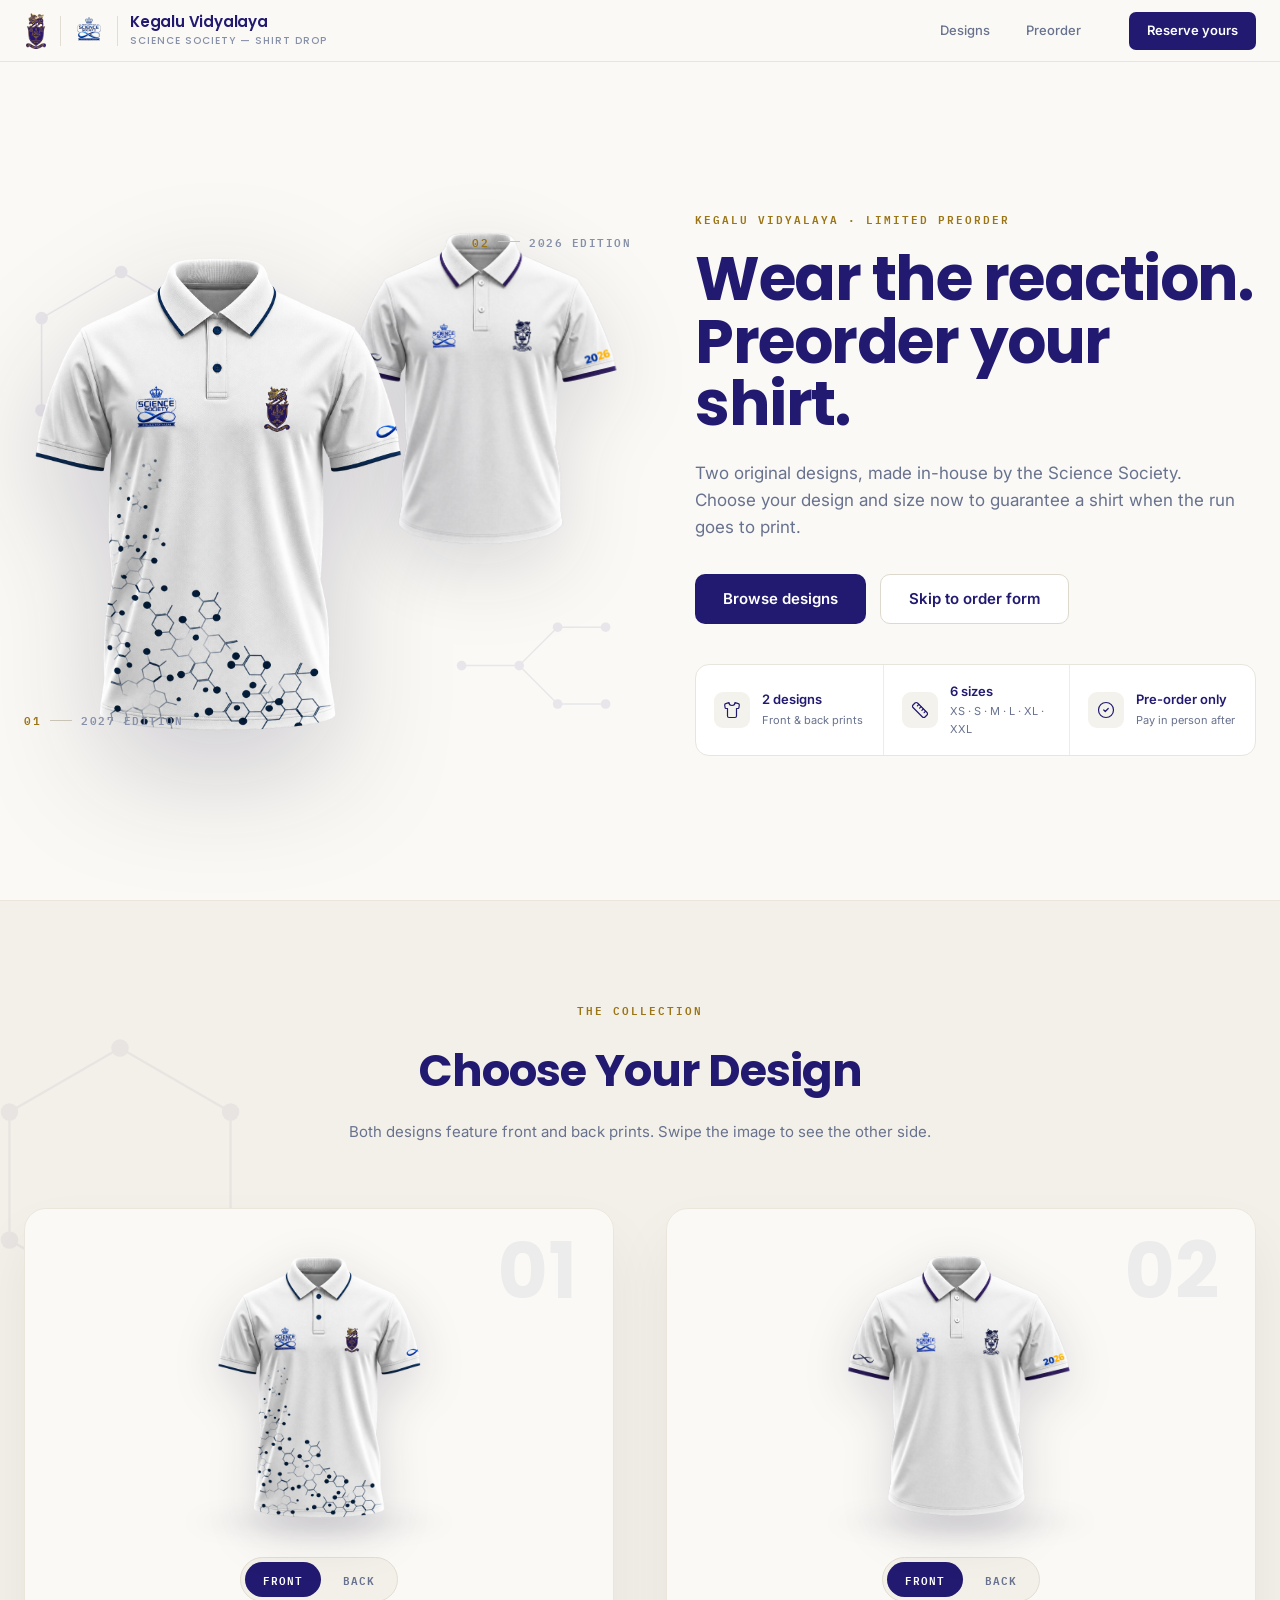
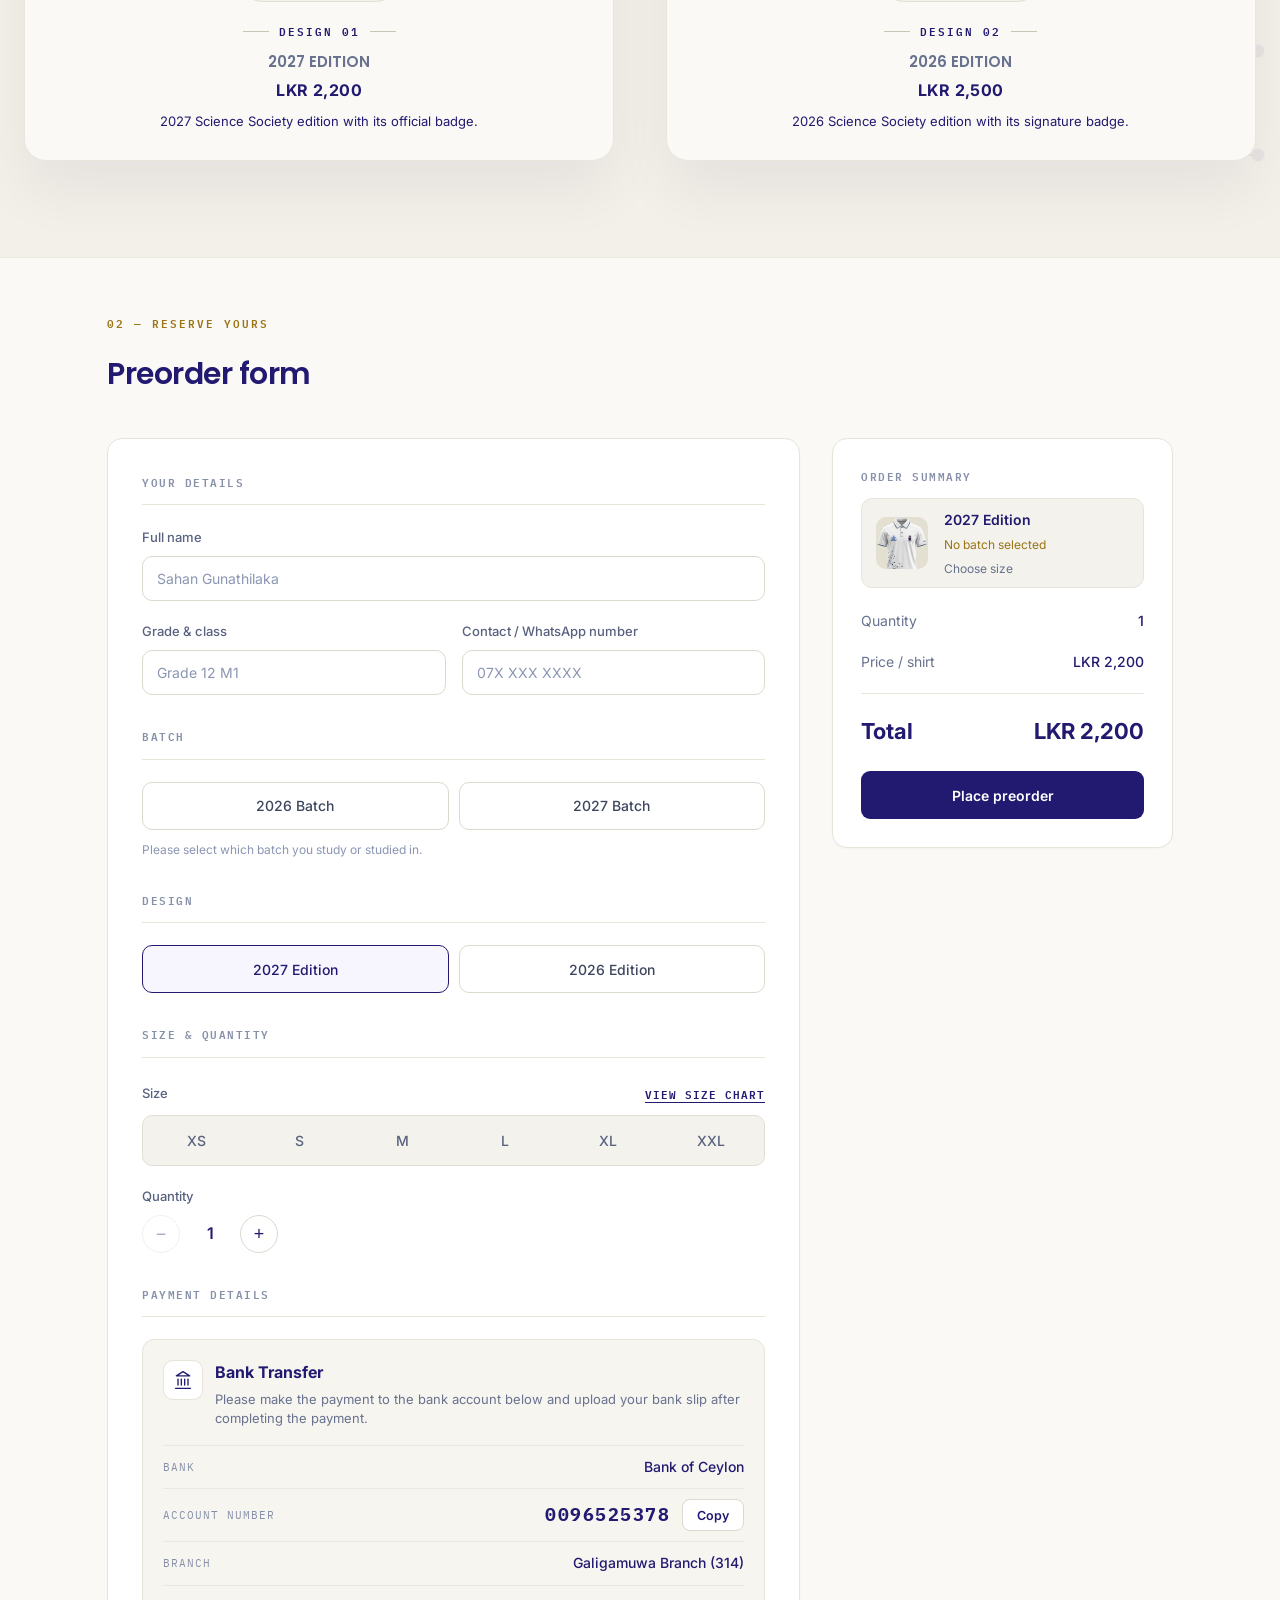
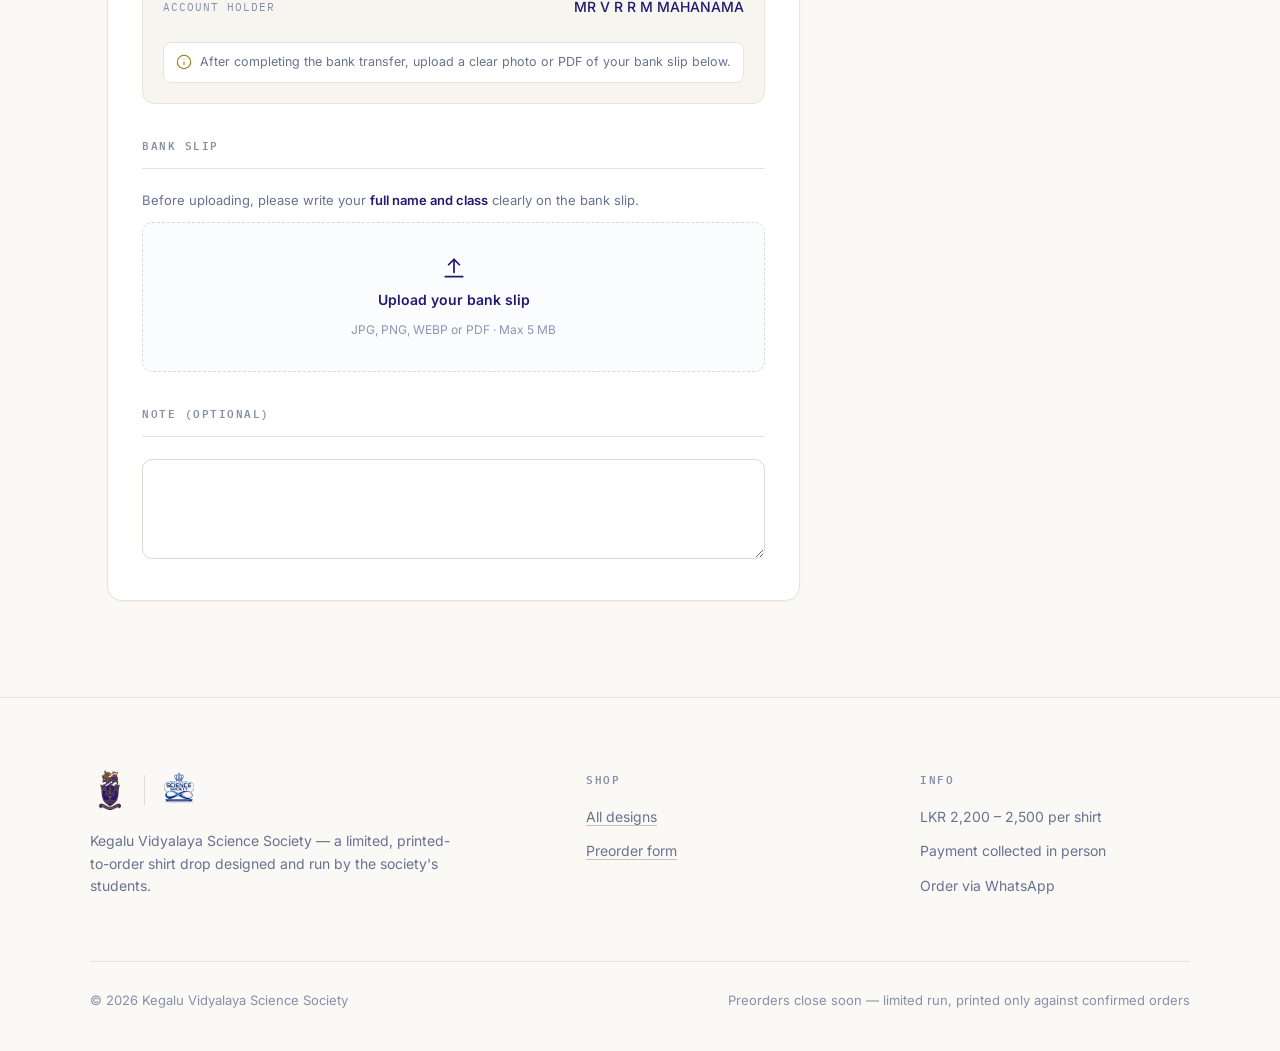
<file: index.html>
<!DOCTYPE html>
<html lang="en">
<head>
  <meta charset="UTF-8" />
  <meta name="viewport" content="width=device-width, initial-scale=1.0" />
  <title>Kegalu Vidyalaya Science Society — T-Shirt Pre-Order</title>
  <meta name="description" content="Pre-order the official Kegalu Vidyalaya Science Society t-shirt. Choose your design, size and quantity." />
  <link rel="icon" type="image/png" href="slogo.png?v=2" />
  <link rel="apple-touch-icon" href="slogo.png?v=2" />
  <link rel="preconnect" href="https://fonts.googleapis.com" />
  <link rel="preconnect" href="https://fonts.gstatic.com" crossorigin />
  <link href="https://fonts.googleapis.com/css2?family=Poppins:wght@400;500;600;700;800&family=Inter:wght@400;500;600;700&family=IBM+Plex+Mono:wght@500;600&display=swap" rel="stylesheet" />
  <link rel="stylesheet" href="style.css" />
</head>
<body>
  <header class="navbar">
    <div class="nav-inner">
      <a class="brand" href="#home" aria-label="Kegalu Vidyalaya Science Society — home">
        <img src="slogo.png" alt="Kegalu Vidyalaya crest" class="brand-crest" />
        <span class="nav-divider" aria-hidden="true"></span>
        <img src="society-logo.png" alt="Science Society logo" class="brand-society" />
        <span class="nav-divider" aria-hidden="true"></span>
        <span class="brand-text">
          <strong>Kegalu Vidyalaya</strong>
          <small>Science Society — Shirt Drop</small>
        </span>
      </a>
      <nav class="nav-links" id="nav-links" aria-label="Primary">
        <a href="#designs">Designs</a>
        <a href="#order">Preorder</a>
        <a href="#order" class="nav-cta">Reserve yours</a>
      </nav>
      <button class="nav-toggle" id="nav-toggle" aria-label="Toggle menu" aria-expanded="false" aria-controls="nav-links">
        <span></span><span></span><span></span>
      </button>
    </div>
  </header>
  <div class="nav-backdrop" id="nav-backdrop" aria-hidden="true"></div>

  <section class="hero" id="home">
    <div class="hero-inner">
      <div class="hero-visual">
        <svg class="hero-science hero-science-a" viewBox="0 0 220 220" fill="none" stroke="currentColor" stroke-width="1.5" aria-hidden="true">
          <polygon points="110,22 186,66 186,154 110,198 34,154 34,66" />
          <circle cx="110" cy="22" r="6" fill="currentColor" stroke="none"/>
          <circle cx="186" cy="66" r="6" fill="currentColor" stroke="none"/>
          <circle cx="186" cy="154" r="6" fill="currentColor" stroke="none"/>
          <circle cx="110" cy="198" r="6" fill="currentColor" stroke="none"/>
          <circle cx="34" cy="154" r="6" fill="currentColor" stroke="none"/>
          <circle cx="34" cy="66" r="6" fill="currentColor" stroke="none"/>
        </svg>
        <svg class="hero-science hero-science-b" viewBox="0 0 200 120" fill="none" stroke="currentColor" stroke-width="1.5" aria-hidden="true">
          <path d="M10 60h60M70 60l40-40M70 60l40 40M110 20h50M110 100h50"/>
          <circle cx="10" cy="60" r="5" fill="currentColor" stroke="none"/>
          <circle cx="70" cy="60" r="5" fill="currentColor" stroke="none"/>
          <circle cx="110" cy="20" r="5" fill="currentColor" stroke="none"/>
          <circle cx="110" cy="100" r="5" fill="currentColor" stroke="none"/>
          <circle cx="160" cy="20" r="5" fill="currentColor" stroke="none"/>
          <circle cx="160" cy="100" r="5" fill="currentColor" stroke="none"/>
        </svg>

        <div class="hero-shirt hero-shirt-back">
          <img src="f2.png" alt="Design 02 — 2026 Edition shirt" draggable="false" />
        </div>
        <div class="hero-shirt hero-shirt-front">
          <img src="f1.png" alt="Design 01 — Gold and Navy shirt" draggable="false" />
        </div>

        <div class="hero-label hero-label-front">
          <span class="hero-label-num">01</span>
          <span class="hero-label-rule" aria-hidden="true"></span>
          <span class="hero-label-text">2027 Edition</span>
        </div>
        <div class="hero-label hero-label-back">
          <span class="hero-label-num">02</span>
          <span class="hero-label-rule" aria-hidden="true"></span>
          <span class="hero-label-text">2026 Edition</span>
        </div>
      </div>

      <div class="hero-content">
        <span class="hero-eyebrow">Kegalu Vidyalaya &middot; Limited Preorder</span>
        <h1>Wear the reaction.<br />Preorder your shirt.</h1>
        <p class="hero-lead">
          Two original designs, made in-house by the Science Society. Choose your design and size now to guarantee a shirt when the run goes to print.
        </p>
        <div class="hero-ctas">
          <a href="#designs" class="hero-btn hero-btn-primary">Browse designs</a>
          <a href="#order" class="hero-btn hero-btn-secondary">Skip to order form</a>
        </div>
        <div class="hero-strip">
          <div class="hero-strip-item">
            <span class="hero-strip-icon">
              <svg viewBox="0 0 24 24" fill="none" stroke="currentColor" stroke-width="1.6" stroke-linecap="round" stroke-linejoin="round" aria-hidden="true"><path d="M20.38 3.46 16 2a4 4 0 0 1-8 0L3.62 3.46a2 2 0 0 0-1.34 2.23l.58 3.47a1 1 0 0 0 .99.84H6v10c0 1.1.9 2 2 2h8a2 2 0 0 0 2-2V10h2.15a1 1 0 0 0 .99-.84l.58-3.47a2 2 0 0 0-1.34-2.23z"/></svg>
            </span>
            <div class="hero-strip-text">
              <strong>2 designs</strong>
              <span>Front &amp; back prints</span>
            </div>
          </div>
          <div class="hero-strip-item">
            <span class="hero-strip-icon">
              <svg viewBox="0 0 24 24" fill="none" stroke="currentColor" stroke-width="1.6" stroke-linecap="round" stroke-linejoin="round" aria-hidden="true"><path d="M21.3 15.3a2.4 2.4 0 0 1 0 3.4l-2.6 2.6a2.4 2.4 0 0 1-3.4 0L2.7 8.7a2.4 2.4 0 0 1 0-3.4l2.6-2.6a2.4 2.4 0 0 1 3.4 0Z"/><path d="m14.5 12.5 2-2"/><path d="m11.5 9.5 2-2"/><path d="m8.5 6.5 2-2"/><path d="m17.5 15.5 2-2"/></svg>
            </span>
            <div class="hero-strip-text">
              <strong>6 sizes</strong>
              <span>XS &middot; S &middot; M &middot; L &middot; XL &middot; XXL</span>
            </div>
          </div>
          <div class="hero-strip-item">
            <span class="hero-strip-icon">
              <svg viewBox="0 0 24 24" fill="none" stroke="currentColor" stroke-width="1.6" stroke-linecap="round" stroke-linejoin="round" aria-hidden="true"><circle cx="12" cy="12" r="10"/><path d="m9 12 2 2 4-4"/></svg>
            </span>
            <div class="hero-strip-text">
              <strong>Pre-order only</strong>
              <span>Pay in person after</span>
            </div>
          </div>
        </div>
      </div>
    </div>
  </section>

  <section class="designs section" id="designs">
    <div class="designs-bg" aria-hidden="true">
      <svg class="designs-science designs-science-a" viewBox="0 0 220 220" fill="none" stroke="currentColor" stroke-width="1.5">
        <polygon points="110,22 186,66 186,154 110,198 34,154 34,66" />
        <circle cx="110" cy="22" r="6" fill="currentColor" stroke="none"/>
        <circle cx="186" cy="66" r="6" fill="currentColor" stroke="none"/>
        <circle cx="186" cy="154" r="6" fill="currentColor" stroke="none"/>
        <circle cx="110" cy="198" r="6" fill="currentColor" stroke="none"/>
        <circle cx="34" cy="154" r="6" fill="currentColor" stroke="none"/>
        <circle cx="34" cy="66" r="6" fill="currentColor" stroke="none"/>
      </svg>
      <svg class="designs-science designs-science-b" viewBox="0 0 200 120" fill="none" stroke="currentColor" stroke-width="1.5">
        <path d="M10 60h60M70 60l40-40M70 60l40 40M110 20h50M110 100h50"/>
        <circle cx="10" cy="60" r="5" fill="currentColor" stroke="none"/>
        <circle cx="70" cy="60" r="5" fill="currentColor" stroke="none"/>
        <circle cx="110" cy="20" r="5" fill="currentColor" stroke="none"/>
        <circle cx="110" cy="100" r="5" fill="currentColor" stroke="none"/>
        <circle cx="160" cy="20" r="5" fill="currentColor" stroke="none"/>
        <circle cx="160" cy="100" r="5" fill="currentColor" stroke="none"/>
      </svg>
    </div>

    <div class="designs-inner">
      <div class="section-head">
        <span class="eyebrow reveal" style="--d: 0ms">The Collection</span>
        <h2 class="reveal" style="--d: 100ms">Choose Your Design</h2>
        <p class="reveal" style="--d: 200ms">Both designs feature front and back prints. Swipe the image to see the other side.</p>
      </div>

    <div class="design-grid">
      <article class="design-card reveal" data-design="1" style="--d: 300ms">
        <div class="design-stage">
          <span class="design-num" aria-hidden="true">01</span>
          <div class="design-viewer">
            <div class="design-tilt">
              <div class="design-flip">
                <div class="design-face design-face-front">
                  <img src="f1.png" alt="2027 Edition design — front" draggable="false" />
                </div>
                <div class="design-face design-face-back">
                  <img src="b1.png" alt="2027 Edition design — back" draggable="false" />
                </div>
              </div>
            </div>
          </div>
          <div class="design-shadow" aria-hidden="true"></div>
        </div>
        <div class="design-toggle" role="group" aria-label="View front or back">
          <button type="button" class="view-btn active" data-face="front">Front</button>
          <button type="button" class="view-btn" data-face="back">Back</button>
        </div>
        <div class="design-body">
          <div class="design-label">
            <span class="design-label-rule" aria-hidden="true"></span>
            <span class="design-label-text">Design 01</span>
            <span class="design-label-rule" aria-hidden="true"></span>
          </div>
          <h3>2027 EDITION</h3>
          <div class="design-price"></div>
          <p>2027 Science Society edition with its official badge.</p>
        </div>
      </article>

      <article class="design-card reveal" data-design="2" style="--d: 450ms">
        <div class="design-stage">
          <span class="design-num" aria-hidden="true">02</span>
          <div class="design-viewer">
            <div class="design-tilt">
              <div class="design-flip">
                <div class="design-face design-face-front">
                  <img src="f2.png" alt="2026 Edition design — front" draggable="false" />
                </div>
                <div class="design-face design-face-back">
                  <img src="b2.png" alt="2026 Edition design — back" draggable="false" />
                </div>
              </div>
            </div>
          </div>
          <div class="design-shadow" aria-hidden="true"></div>
        </div>
        <div class="design-toggle" role="group" aria-label="View front or back">
          <button type="button" class="view-btn active" data-face="front">Front</button>
          <button type="button" class="view-btn" data-face="back">Back</button>
        </div>
        <div class="design-body">
          <div class="design-label">
            <span class="design-label-rule" aria-hidden="true"></span>
            <span class="design-label-text">Design 02</span>
            <span class="design-label-rule" aria-hidden="true"></span>
          </div>
          <h3>2026 EDITION</h3>
          <div class="design-price"></div>
          <p>2026 Science Society edition with its signature badge.</p>
        </div>
      </article>
    </div>
    </div>
  </section>

  <section class="preorder" id="order">
    <div class="preorder-container">
      <div class="preorder-intro">
        <div class="preorder-intro-left">
          <span class="pre-label">02 — Reserve yours</span>
          <h2 class="pre-heading">Preorder form</h2>
        </div>
      </div>

      <div class="preorder-grid">
        <form id="order-form" class="preorder-form" autocomplete="off" novalidate>
          <div class="pre-success" id="pre-success" hidden>
            <div class="success-check">✓</div>
            <div class="success-body">
              <h4>Preorder submitted</h4>
              <p id="success-text">Thanks! A committee member will confirm your order and collect payment in person.</p>
            </div>
          </div>

          <div class="pre-section">
            <h3 class="pre-section-label">Your details</h3>
            <div class="pre-divider"></div>
            <div class="pre-field">
              <label for="name">Full name</label>
              <input type="text" id="name" name="name" placeholder="Sahan Gunathilaka" />
              <span class="pre-error" data-error="name"></span>
            </div>
            <div class="pre-field-row">
              <div class="pre-field">
                <label for="grade">Grade & class</label>
                <input type="text" id="grade" name="grade" placeholder="Grade 12 M1" />
                <span class="pre-error" data-error="grade"></span>
              </div>
              <div class="pre-field">
                <label for="phone">Contact / WhatsApp number</label>
                <input type="tel" id="phone" name="phone" placeholder="07X XXX XXXX" />
                <span class="pre-error" data-error="phone"></span>
              </div>
            </div>
          </div>

          <div class="pre-section">
            <h3 class="pre-section-label">Batch</h3>
            <div class="pre-divider"></div>
            <div class="batch-segmented" id="batch-segmented"></div>
            <p class="batch-hint">Please select which batch you study or studied in.</p>
            <span class="pre-error" data-error="batch"></span>
          </div>

          <div class="pre-section">
            <h3 class="pre-section-label">Design</h3>
            <div class="pre-divider"></div>
            <div class="design-buttons" id="design-buttons">
              <button type="button" class="design-btn selected" data-design="Design 01">2027 Edition</button>
              <button type="button" class="design-btn" data-design="Design 02">2026 Edition</button>
            </div>
            <span class="pre-error" data-error="design"></span>
          </div>

          <div class="pre-section">
            <h3 class="pre-section-label">Size & quantity</h3>
            <div class="pre-divider"></div>
            <div class="pre-field">
              <div class="size-head">
                <label>Size</label>
                <button type="button" class="size-chart-btn" id="size-chart-btn">View Size Chart</button>
              </div>
              <div class="size-segmented" id="size-segmented"></div>
              <span class="pre-error" data-error="size"></span>
            </div>
            <div class="pre-field">
              <label>Quantity</label>
              <div class="qty-control">
                <button type="button" class="qty-btn" id="qty-minus" aria-label="Decrease quantity">−</button>
                <span class="qty-value" id="qty-value">1</span>
                <button type="button" class="qty-btn" id="qty-plus" aria-label="Increase quantity">+</button>
              </div>
            </div>
          </div>

          <div class="pre-section">
            <h3 class="pre-section-label">Payment details</h3>
            <div class="pre-divider"></div>
            <div id="payment-details"></div>
          </div>

          <div class="pre-section">
            <h3 class="pre-section-label">Bank slip</h3>
            <div class="pre-divider"></div>
            <p class="upload-hint">Before uploading, please write your <strong>full name and class</strong> clearly on the bank slip.</p>
            <div class="upload-drop" id="upload-drop" tabindex="0" role="button" aria-label="Upload your bank slip">
              <div class="upload-empty" id="upload-empty">
                <svg class="upload-icon" viewBox="0 0 24 24" fill="none" stroke="currentColor" stroke-width="1.6" stroke-linecap="round" stroke-linejoin="round" aria-hidden="true"><path d="M12 16V4"/><path d="m7 9 5-5 5 5"/><path d="M4 20h16"/></svg>
                <span class="upload-title">Upload your bank slip</span>
                <span class="upload-sub">JPG, PNG, WEBP or PDF &middot; Max 5 MB</span>
              </div>
              <div class="upload-file" id="upload-file" hidden>
                <span class="upload-file-icon" id="upload-file-icon"></span>
                <div class="upload-file-meta">
                  <span class="upload-file-name" id="upload-file-name"></span>
                  <span class="upload-file-size" id="upload-file-size"></span>
                </div>
                <button type="button" class="upload-remove" id="upload-remove" aria-label="Remove uploaded file">&times;</button>
              </div>
              <input type="file" id="bank-slip" name="bankSlip" accept="image/jpeg,image/png,image/webp,application/pdf" hidden />
            </div>
            <span class="pre-error" data-error="bank-slip"></span>
          </div>

          <div class="pre-section">
            <h3 class="pre-section-label">Note (optional)</h3>
            <div class="pre-divider"></div>
            <div class="pre-field">
              <textarea id="notes" name="notes" rows="4" placeholder="" aria-label="Note (optional)"></textarea>
            </div>
          </div>
        </form>

        <aside class="pre-summary">
          <h3 class="pre-section-label">Order summary</h3>
          <div class="summary-preview">
            <div class="summary-thumb" id="summary-thumb"></div>
            <div class="summary-preview-text">
              <div class="summary-design" id="summary-design">No design selected</div>
              <div class="summary-batch" id="summary-batch">No batch selected</div>
              <div class="summary-size" id="summary-size">Choose size</div>
            </div>
          </div>
          <div class="summary-details">
            <div class="summary-row">
              <span>Quantity</span>
              <span id="summary-qty">1</span>
            </div>
            <div class="summary-row">
              <span>Price / shirt</span>
              <span id="summary-price">LKR 2,200</span>
            </div>
          </div>
          <div class="pre-divider summary-divider"></div>
          <div class="summary-total">
            <span>Total</span>
            <span id="summary-total">LKR 2,200</span>
          </div>
          <button type="submit" form="order-form" class="preorder-btn" id="place-order">Place preorder</button>
          <p class="submit-error" id="submit-error" hidden></p>
        </aside>
      </div>
    </div>
  </section>

  <footer class="footer">
    <div class="footer-container">
      <div class="footer-top">
        <div class="footer-brand">
          <div class="footer-logos">
            <img src="slogo.png" alt="Kegalu Vidyalaya crest" class="footer-logo" />
            <span class="footer-logo-divider" aria-hidden="true"></span>
            <img src="society-logo.png" alt="Science Society logo" class="footer-logo" />
          </div>
          <p class="footer-desc">Kegalu Vidyalaya Science Society — a limited, printed-to-order shirt drop designed and run by the society's students.</p>
        </div>

        <nav class="footer-col" aria-label="Shop">
          <h4 class="footer-heading">Shop</h4>
          <ul>
            <li><a href="#designs">All designs</a></li>
            <li><a href="#order">Preorder form</a></li>
          </ul>
        </nav>

        <div class="footer-col">
          <h4 class="footer-heading">Info</h4>
          <ul>
            <li>LKR 2,200 – 2,500 per shirt</li>
            <li>Payment collected in person</li>
            <li>Order via WhatsApp</li>
          </ul>
        </div>
      </div>

      <div class="footer-divider" aria-hidden="true"></div>

      <div class="footer-bottom">
        <p class="footer-copy">&copy; <span id="year"></span> Kegalu Vidyalaya Science Society</p>
        <p class="footer-notice">Preorders close soon — limited run, printed only against confirmed orders</p>
      </div>
    </div>
  </footer>

  <div class="size-modal-backdrop" id="size-modal-backdrop" hidden></div>
  <div class="size-modal" id="size-modal" hidden role="dialog" aria-modal="true" aria-labelledby="size-modal-title">
    <div class="size-modal-head">
      <div>
        <h3 id="size-modal-title">T-Shirt Size Chart</h3>
        <p>All measurements are in inches.</p>
      </div>
      <button type="button" class="size-modal-close" id="size-modal-close" aria-label="Close">&times;</button>
    </div>
    <div class="size-measure-preview">
      <img class="size-guide-img" src="charteg.png" alt="Diagram showing how to measure chest width and garment height on a polo shirt." />
    </div>
    <div class="size-table-wrap">
      <table class="size-table">
        <thead>
          <tr><th>Measurement</th><th>XS</th><th>S</th><th>M</th><th>L</th><th>XL</th><th>XXL</th></tr>
        </thead>
        <tbody id="size-table-body"></tbody>
      </table>
    </div>
  </div>

  <script src="script.js"></script>
</body>
</html>
</file>
<file: style.css>
:root {
  --bg: #f6f8fb;
  --surface: #ffffff;
  --ink: #0e1b2c;
  --muted: #5b6b7f;
  --primary: #0f3b8c;
  --primary-dark: #0a2c69;
  --accent: #16a085;
  --accent-soft: #e3f6f1;
  --border: #e4e9f0;
  --shadow-sm: 0 1px 3px rgba(16, 24, 40, 0.08);
  --shadow-md: 0 8px 24px rgba(16, 24, 40, 0.1);
  --shadow-lg: 0 20px 50px rgba(16, 24, 40, 0.16);
  --radius: 16px;
  --radius-sm: 10px;
  --font-display: "Poppins", sans-serif;
  --font-body: "Inter", sans-serif;
  --header-height: 62px;
}

* { box-sizing: border-box; margin: 0; padding: 0; }

[hidden] { display: none !important; }

html { scroll-behavior: smooth; }

body {
  font-family: var(--font-body);
  color: var(--ink);
  background: var(--bg);
  line-height: 1.6;
  -webkit-font-smoothing: antialiased;
  overflow-x: hidden;
}

h1, h2, h3, .brand-text strong, .brand-text small {
  font-family: var(--font-display);
}

img { display: block; max-width: 100%; -webkit-user-drag: none; user-select: none; }

a { text-decoration: none; color: inherit; }

/* ---------- Navbar ---------- */
.navbar {
  position: sticky;
  top: 0;
  z-index: 50;
  background: #FAF9F5;
  border-bottom: 1px solid #E8E5DC;
  height: 62px;
}
.nav-inner {
  max-width: 1288px;
  width: calc(100% - 48px);
  margin: 0 auto;
  height: 100%;
  display: flex;
  align-items: center;
  justify-content: space-between;
}
.brand { display: flex; align-items: center; }
.brand-crest { width: 24px; height: 36px; object-fit: contain; flex: none; }
.brand-society { width: 32px; height: 36px; object-fit: contain; flex: none; }
.nav-divider {
  width: 1px;
  height: 30px;
  background: #E2DED4;
  margin: 0 12px;
  flex: none;
}
.brand-text { display: flex; flex-direction: column; }
.brand-text strong {
  font-size: 15px;
  font-weight: 600;
  color: #211A70;
  letter-spacing: -0.2px;
  line-height: 1.1;
}
.brand-text small {
  font-size: 10px;
  font-weight: 500;
  color: #8790A9;
  letter-spacing: 1px;
  text-transform: uppercase;
  line-height: 1.3;
  margin-top: 3px;
  white-space: nowrap;
}
.nav-links {
  display: flex;
  align-items: center;
  gap: 36px;
}
.nav-links a {
  font-size: 13px;
  font-weight: 500;
  color: #68728F;
  padding: 8px 0;
  white-space: nowrap;
  transition: color 0.18s ease;
}
.nav-links a:hover { color: #211A70; }
.nav-links a.nav-cta {
  display: flex;
  align-items: center;
  justify-content: center;
  height: 38px;
  min-width: 120px;
  padding: 0 18px;
  background: #211A70;
  color: #fff;
  font-size: 13px;
  font-weight: 600;
  border-radius: 7px;
  white-space: nowrap;
  margin-left: 12px;
  transition: background 0.18s ease;
}
.nav-links a.nav-cta:hover { background: #312a8a; color: #fff; }
.nav-links a.nav-cta:active { background: #1a1560; }
.nav-links a:focus-visible,
.nav-cta:focus-visible,
.nav-toggle:focus-visible {
  outline: 2px solid #211A70;
  outline-offset: 2px;
}
.nav-toggle {
  display: none;
  flex-direction: column;
  justify-content: center;
  gap: 4px;
  width: 40px;
  height: 40px;
  padding: 10px;
  background: none;
  border: 1px solid #E2DED4;
  border-radius: 7px;
  cursor: pointer;
}
.nav-toggle span {
  display: block;
  height: 2px;
  width: 100%;
  background: #211A70;
  border-radius: 1px;
  transition: transform 0.25s ease, opacity 0.2s ease;
}
.nav-toggle.active span:nth-child(1) { transform: translateY(6px) rotate(45deg); }
.nav-toggle.active span:nth-child(2) { opacity: 0; }
.nav-toggle.active span:nth-child(3) { transform: translateY(-6px) rotate(-45deg); }
body.menu-open { overflow: hidden; }

/* ---------- Hero ---------- */
.hero {
  background: #FAF9F5;
  overflow: hidden;
  display: flex;
  align-items: center;
  min-height: calc(100vh - var(--header-height));
  min-height: calc(100dvh - var(--header-height));
  padding: clamp(40px, 5vh, 64px) 24px;
}
.hero-inner {
  width: 100%;
  max-width: 1288px;
  margin: 0 auto;
  display: grid;
  grid-template-columns: minmax(0, 1.04fr) minmax(0, 0.96fr);
  gap: clamp(32px, 5vw, 72px);
  align-items: center;
}

.hero-visual {
  position: relative;
  width: 100%;
  min-height: clamp(380px, 56vh, 600px);
}
.hero-science {
  position: absolute;
  z-index: 0;
  color: #211A70;
  opacity: 0.08;
  pointer-events: none;
}
.hero-science-a { width: clamp(140px, 18vw, 240px); top: 4%; left: -3%; }
.hero-science-b { width: clamp(120px, 15vw, 200px); bottom: 2%; right: -2%; }

.hero-shirt {
  position: absolute;
  display: block;
  transition: transform 0.4s ease, filter 0.4s ease;
}
.hero-shirt img {
  display: block;
  width: 100%;
  height: auto;
  object-fit: contain;
}
.hero-shirt-front {
  width: clamp(200px, 64%, 470px);
  left: 0;
  bottom: 0;
  z-index: 2;
  filter: drop-shadow(0 40px 60px rgba(24, 22, 60, 0.20));
}
.hero-shirt-back {
  width: clamp(170px, 48%, 350px);
  right: 0;
  top: 0;
  z-index: 1;
  filter: drop-shadow(0 24px 40px rgba(24, 22, 60, 0.14));
}
.hero-shirt-front:hover { transform: translateY(-6px); }
.hero-shirt-back:hover { transform: translateY(-4px); }

.hero-label {
  position: absolute;
  z-index: 3;
  display: flex;
  align-items: center;
  gap: 9px;
  font-family: "IBM Plex Mono", monospace;
  font-size: 11px;
  font-weight: 600;
  letter-spacing: 1.5px;
  text-transform: uppercase;
  color: #8790A9;
  white-space: nowrap;
}
.hero-label-num { color: #9A7415; }
.hero-label-rule { width: 22px; height: 1px; background: #C9C4B6; }
.hero-label-front { left: 0; bottom: 4px; }
.hero-label-back { right: 0; top: 4px; }

.hero-eyebrow {
  display: inline-block;
  font-family: "IBM Plex Mono", monospace;
  font-size: 11px;
  font-weight: 600;
  letter-spacing: 2px;
  text-transform: uppercase;
  color: #9A7415;
  margin-bottom: 20px;
}
.hero h1 {
  font-size: clamp(2.5rem, 4.8vw, 4.75rem);
  font-weight: 700;
  line-height: 1.02;
  letter-spacing: -1.5px;
  color: #211A70;
  margin: 0 0 24px;
}
.hero-lead {
  font-size: 17px;
  line-height: 1.6;
  color: #68728F;
  max-width: 540px;
  margin: 0 0 32px;
}
.hero-ctas {
  display: flex;
  gap: 14px;
  flex-wrap: wrap;
  margin-bottom: 40px;
}
.hero-btn {
  display: inline-flex;
  align-items: center;
  justify-content: center;
  height: 50px;
  padding: 0 28px;
  border-radius: 10px;
  font-size: 15px;
  font-weight: 600;
  white-space: nowrap;
  transition: background 0.18s ease, border-color 0.18s ease;
}
.hero-btn-primary { background: #211A70; color: #fff; }
.hero-btn-primary:hover { background: #312a8a; }
.hero-btn-primary:active { background: #1a1560; }
.hero-btn-secondary {
  background: #FFFFFF;
  color: #211A70;
  border: 1px solid #DDD9CD;
}
.hero-btn-secondary:hover { border-color: #211A70; }
.hero-btn:focus-visible {
  outline: 2px solid #211A70;
  outline-offset: 2px;
}
.hero-strip {
  display: grid;
  grid-template-columns: repeat(3, 1fr);
  background: #FFFFFF;
  border: 1px solid #E8E5DC;
  border-radius: 14px;
  overflow: hidden;
}
.hero-strip-item {
  display: flex;
  align-items: center;
  gap: 12px;
  padding: 16px 18px;
}
.hero-strip-item + .hero-strip-item { border-left: 1px solid #EFECE3; }
.hero-strip-icon {
  flex: none;
  width: 36px;
  height: 36px;
  border-radius: 9px;
  background: #F4F2EC;
  color: #211A70;
  display: grid;
  place-items: center;
}
.hero-strip-icon svg { width: 18px; height: 18px; }
.hero-strip-text { display: flex; flex-direction: column; min-width: 0; }
.hero-strip-text strong { font-size: 13px; font-weight: 600; color: #211A70; }
.hero-strip-text span { font-size: 11px; color: #68728F; margin-top: 2px; }

/* ---------- Hero entrance animation ---------- */
@keyframes heroRise {
  from { opacity: 0; transform: translateY(22px); }
  to { opacity: 1; transform: translateY(0); }
}
@keyframes heroFade {
  from { opacity: 0; }
  to { opacity: 1; }
}
.hero-shirt-front { animation: heroRise 0.8s cubic-bezier(0.22, 1, 0.36, 1) backwards; animation-delay: 0.05s; }
.hero-shirt-back { animation: heroRise 0.8s cubic-bezier(0.22, 1, 0.36, 1) backwards; animation-delay: 0.15s; }
.hero-science { animation: heroFade 1s ease backwards; animation-delay: 0.3s; }
.hero-eyebrow { animation: heroRise 0.7s cubic-bezier(0.22, 1, 0.36, 1) backwards; animation-delay: 0.25s; }
.hero h1 { animation: heroRise 0.7s cubic-bezier(0.22, 1, 0.36, 1) backwards; animation-delay: 0.35s; }
.hero-lead { animation: heroRise 0.7s cubic-bezier(0.22, 1, 0.36, 1) backwards; animation-delay: 0.45s; }
.hero-ctas { animation: heroRise 0.7s cubic-bezier(0.22, 1, 0.36, 1) backwards; animation-delay: 0.55s; }
.hero-strip { animation: heroRise 0.7s cubic-bezier(0.22, 1, 0.36, 1) backwards; animation-delay: 0.65s; }
@media (prefers-reduced-motion: reduce) {
  .hero-shirt-front,
  .hero-shirt-back,
  .hero-science,
  .hero-eyebrow,
  .hero h1,
  .hero-lead,
  .hero-ctas,
  .hero-strip { animation: none; }
}

/* ---------- Sections ---------- */
.section { width: 100%; padding: 96px 24px; position: relative; }
.section-head { text-align: center; max-width: 640px; margin: 0 auto 64px; }
.eyebrow {
  display: inline-block;
  font-family: "IBM Plex Mono", monospace;
  font-size: 11px;
  font-weight: 600;
  letter-spacing: 2px;
  text-transform: uppercase;
  color: #9A7415;
  margin-bottom: 16px;
}
.section-head h2 {
  font-size: clamp(2rem, 3.5vw, 3rem);
  font-weight: 700;
  letter-spacing: -1px;
  color: #211A70;
  margin-bottom: 14px;
}
.section-head p { color: #68728F; font-size: 15px; line-height: 1.6; }

/* ---------- Designs ---------- */
.designs {
  background: #F3F0E9;
  border-top: 1px solid #EAE6DB;
}
.designs-inner { max-width: 1288px; margin: 0 auto; }
.designs-bg { position: absolute; inset: 0; overflow: hidden; pointer-events: none; }
.designs-science { position: absolute; color: #211A70; opacity: 0.05; }
.designs-science-a { width: 320px; top: 12%; left: -40px; }
.designs-science-b { width: 260px; bottom: 8%; right: -30px; }

.design-grid {
  display: grid;
  grid-template-columns: repeat(2, minmax(0, 1fr));
  gap: clamp(32px, 4vw, 56px);
  position: relative;
}
.design-card {
  position: relative;
  display: flex;
  flex-direction: column;
  background: #FAF9F5;
  border: 1px solid #EAE6DB;
  border-radius: 22px;
  box-shadow: 0 30px 60px rgba(24, 22, 60, 0.06);
  padding: 24px 28px 28px;
  transition: box-shadow 0.4s ease;
}
.design-card:hover { box-shadow: 0 40px 80px rgba(24, 22, 60, 0.10); }

.design-stage { position: relative; }
.design-num {
  position: absolute;
  top: 0;
  right: 8px;
  font-family: "Poppins", sans-serif;
  font-size: clamp(64px, 6vw, 96px);
  font-weight: 700;
  line-height: 1;
  color: rgba(33, 26, 112, 0.06);
  z-index: 0;
  pointer-events: none;
  user-select: none;
}
.design-viewer {
  position: relative;
  z-index: 1;
  height: clamp(260px, 34vh, 400px);
  perspective: 1200px;
  cursor: grab;
  touch-action: pan-y;
  user-select: none;
}
.design-viewer:active { cursor: grabbing; }
.design-tilt {
  width: 100%;
  height: 100%;
  transform-style: preserve-3d;
  transform: translateY(0) scale(1) rotateX(var(--tiltX, 0deg)) rotateY(var(--tiltY, 0deg));
  transition: transform 0.3s ease-out;
}
.design-card:hover .design-tilt {
  transform: translateY(-8px) scale(1.02) rotateX(var(--tiltX, 0deg)) rotateY(var(--tiltY, 0deg));
}
.design-flip {
  width: 100%;
  height: 100%;
  transform-style: preserve-3d;
  transition: transform 0.65s cubic-bezier(0.4, 0.15, 0.2, 1);
}
.design-flip.flipped { transform: rotateY(180deg); }
.design-face {
  position: absolute;
  inset: 0;
  backface-visibility: hidden;
  -webkit-backface-visibility: hidden;
  display: flex;
  align-items: center;
  justify-content: center;
  padding: 20px;
}
.design-face-back { transform: rotateY(180deg); }
.design-face img {
  width: 100%;
  height: 100%;
  object-fit: contain;
  filter: drop-shadow(0 16px 24px rgba(24, 22, 60, 0.15));
}

.design-shadow {
  position: absolute;
  left: 50%;
  bottom: 2%;
  transform: translateX(-50%);
  width: 52%;
  height: 22px;
  background: radial-gradient(ellipse at center, rgba(24, 22, 60, 0.20), transparent 70%);
  filter: blur(10px);
  border-radius: 50%;
  z-index: 0;
  transition: width 0.4s ease, opacity 0.4s ease;
}
.design-card:hover .design-shadow { width: 60%; opacity: 0.85; }

.design-toggle {
  align-self: center;
  display: inline-flex;
  align-items: center;
  gap: 4px;
  background: #F3F0E9;
  border: 1px solid #E3DED2;
  border-radius: 999px;
  padding: 4px;
  margin-top: 18px;
}
.view-btn {
  border: none;
  background: transparent;
  color: #68728F;
  font-family: "IBM Plex Mono", monospace;
  font-size: 11px;
  font-weight: 600;
  letter-spacing: 1px;
  text-transform: uppercase;
  padding: 8px 18px;
  border-radius: 999px;
  cursor: pointer;
  transition: background 0.2s ease, color 0.2s ease;
}
.view-btn.active { background: #211A70; color: #fff; }
.view-btn:focus-visible { outline: 2px solid #211A70; outline-offset: 2px; }

.design-body { text-align: center; margin-top: 20px; }
.design-label {
  display: flex;
  align-items: center;
  justify-content: center;
  gap: 10px;
  margin-bottom: 10px;
}
.design-label-rule { width: 26px; height: 1px; background: #C9C4B6; }
.design-label-text {
  font-family: "IBM Plex Mono", monospace;
  font-size: 11px;
  font-weight: 600;
  letter-spacing: 2px;
  text-transform: uppercase;
  color: #211A70;
}
.design-body h3 {
  font-size: 15px;
  font-weight: 600;
  color: #68728F;
  letter-spacing: 0;
  margin-bottom: 4px;
}
.design-price {
  font-size: 16px;
  font-weight: 700;
  color: #211A70;
  letter-spacing: 0.4px;
  margin-bottom: 8px;
}
.design-body p { color: #211A70; font-size: 13px; line-height: 1.6; margin: 0; }

/* ---------- Scroll reveal ---------- */
.js .reveal { opacity: 0; }
.js .reveal.is-visible {
  animation: revealUp 0.7s cubic-bezier(0.22, 1, 0.36, 1) both;
  animation-delay: var(--d, 0ms);
}
@keyframes revealUp {
  from { opacity: 0; transform: translateY(24px); }
  to { opacity: 1; transform: translateY(0); }
}
@media (prefers-reduced-motion: reduce) {
  .js .reveal { opacity: 1; }
  .js .reveal.is-visible { animation: none; }
}

/* ---------- Preorder section ---------- */
.preorder {
  background: #FAF9F5;
  border-top: 1px solid #ECE8DD;
  padding: 56px 24px 96px;
  font-family: "Inter", sans-serif;
  color: #211A70;
}
.preorder-container { max-width: 1288px; margin: 0 auto; }

.preorder-intro {
  display: grid;
  grid-template-columns: 693px 341px;
  gap: 32px;
  justify-content: center;
  margin-bottom: 40px;
}
.pre-label {
  display: block;
  font-family: "IBM Plex Mono", monospace;
  font-size: 11px;
  font-weight: 600;
  letter-spacing: 2px;
  text-transform: uppercase;
  color: #9A7415;
  margin-bottom: 18px;
}
.pre-heading {
  font-size: 30px;
  font-weight: 600;
  letter-spacing: -0.5px;
  color: #211A70;
  margin: 0;
}
.preorder-intro-right p {
  color: #68728F;
  font-size: 14px;
  line-height: 1.5;
  max-width: 350px;
  margin: 0;
}

.preorder-grid {
  display: grid;
  grid-template-columns: 693px 341px;
  gap: 32px;
  justify-content: center;
  align-items: start;
}

.preorder-form {
  background: #FFFFFF;
  border: 1px solid #E8E4DA;
  border-radius: 15px;
  box-shadow: 0 1px 2px rgba(24, 22, 60, 0.03);
  padding: 34px;
}
.pre-summary {
  background: #FFFFFF;
  border: 1px solid #E8E4DA;
  border-radius: 15px;
  box-shadow: 0 1px 2px rgba(24, 22, 60, 0.03);
  padding: 28px;
}

.pre-section { margin-bottom: 32px; }
.pre-section:last-child { margin-bottom: 0; }
.pre-section-label {
  font-family: "IBM Plex Mono", monospace;
  font-size: 11px;
  font-weight: 600;
  letter-spacing: 1.5px;
  text-transform: uppercase;
  color: #8790A9;
  margin: 0 0 14px;
}
.pre-divider {
  height: 1px;
  background: #E8E4DA;
  margin-bottom: 22px;
}

.pre-field { margin-bottom: 20px; }
.pre-field:last-child { margin-bottom: 0; }
.pre-field label {
  display: block;
  font-size: 13px;
  font-weight: 500;
  color: #58627F;
  margin-bottom: 8px;
}
.pre-field input,
.pre-field textarea {
  width: 100%;
  background: #FFFFFF;
  border: 1px solid #DDD9CD;
  border-radius: 10px;
  padding: 13px 14px;
  font-family: "Inter", sans-serif;
  font-size: 14px;
  color: #211A70;
  transition: border-color 0.15s ease, box-shadow 0.15s ease;
}
.pre-field input { height: 45px; }
.pre-field textarea { height: 100px; resize: vertical; }
.pre-field input::placeholder,
.pre-field textarea::placeholder { color: #8A96B2; }
.pre-field input:focus,
.pre-field textarea:focus {
  outline: none;
  border-color: #211A70;
  box-shadow: 0 0 0 3px rgba(33, 26, 112, 0.08);
}
.pre-field-row {
  display: grid;
  grid-template-columns: 1fr 1fr;
  gap: 16px;
}
.pre-field-row .pre-field { margin-bottom: 0; }

.pre-error {
  display: none;
  color: #C0392B;
  font-size: 12px;
  margin-top: 6px;
}
.pre-error.show { display: block; }
.pre-field.invalid input,
.pre-field.invalid textarea { border-color: #D94B4B; }

.design-buttons {
  display: grid;
  grid-template-columns: 1fr 1fr;
  gap: 10px;
  margin-bottom: 4px;
}
.design-btn {
  display: flex;
  align-items: center;
  justify-content: center;
  gap: 9px;
  height: 48px;
  background: #FFFFFF;
  border: 1px solid #DDD9CD;
  border-radius: 10px;
  font-family: "Inter", sans-serif;
  font-size: 14px;
  font-weight: 500;
  color: #3E465F;
  cursor: pointer;
  transition: border-color 0.15s ease, background 0.15s ease;
}
.design-btn:hover { border-color: #c6c1b2; }
.design-btn.selected {
  border-color: #211A70;
  background: #F7F6FF;
  color: #211A70;
}

.batch-segmented {
  display: grid;
  grid-template-columns: 1fr 1fr;
  gap: 10px;
}
.batch-btn {
  display: flex;
  align-items: center;
  justify-content: center;
  gap: 9px;
  height: 48px;
  background: #FFFFFF;
  border: 1px solid #DDD9CD;
  border-radius: 10px;
  font-family: "Inter", sans-serif;
  font-size: 14px;
  font-weight: 500;
  color: #3E465F;
  cursor: pointer;
  transition: border-color 0.15s ease, background 0.15s ease;
}
.batch-btn:hover { border-color: #c6c1b2; }
.batch-btn.selected {
  border-color: #211A70;
  background: #F7F6FF;
  color: #211A70;
}
.batch-hint { font-size: 12px; color: #8A96B2; margin: 10px 0 0; }

.size-head {
  display: flex;
  align-items: center;
  justify-content: space-between;
  gap: 12px;
  margin-bottom: 8px;
}
.size-head label { margin-bottom: 0; }
.size-chart-btn {
  background: none;
  border: none;
  padding: 4px 0;
  font-family: "IBM Plex Mono", monospace;
  font-size: 11px;
  font-weight: 600;
  letter-spacing: 1px;
  text-transform: uppercase;
  color: #211A70;
  text-decoration: underline;
  text-underline-offset: 3px;
  cursor: pointer;
}
.size-chart-btn:hover { opacity: 0.7; }
.size-segmented {
  display: grid;
  grid-template-columns: repeat(6, 1fr);
  gap: 4px;
  background: #F4F2EC;
  border: 1px solid #E3DED2;
  border-radius: 10px;
  padding: 4px;
}
.size-btn {
  height: 41px;
  background: transparent;
  border: none;
  border-radius: 8px;
  font-family: "Inter", sans-serif;
  font-size: 14px;
  font-weight: 500;
  color: #59627F;
  cursor: pointer;
  transition: background 0.15s ease, color 0.15s ease, box-shadow 0.15s ease;
}
.size-btn.selected {
  background: #FFFFFF;
  color: #211A70;
  box-shadow: 0 1px 3px rgba(24, 22, 60, 0.1);
}

.qty-control {
  display: flex;
  align-items: center;
  gap: 20px;
}
.qty-btn {
  width: 38px;
  height: 38px;
  border-radius: 50%;
  background: #FFFFFF;
  border: 1px solid #DDD9CD;
  color: #211A70;
  font-size: 18px;
  line-height: 1;
  cursor: pointer;
  transition: border-color 0.15s ease, background 0.15s ease;
}
.qty-btn:hover { border-color: #211A70; }
.qty-btn:disabled { opacity: 0.4; cursor: not-allowed; }
.qty-value { font-size: 16px; font-weight: 600; color: #211A70; min-width: 20px; text-align: center; }

.upload-hint { font-size: 13px; color: #68728F; line-height: 1.5; margin: 0 0 12px; }
.upload-hint strong { color: #211A70; font-weight: 600; }

.payment-card {
  background: #F7F5F0;
  border: 1px solid #E8E4DA;
  border-radius: 12px;
  padding: 20px;
}
.payment-head { display: flex; align-items: flex-start; gap: 12px; margin-bottom: 16px; }
.payment-icon {
  flex: none;
  width: 40px;
  height: 40px;
  border-radius: 10px;
  background: #FFFFFF;
  border: 1px solid #E8E4DA;
  color: #211A70;
  display: grid;
  place-items: center;
}
.payment-icon svg { width: 20px; height: 20px; }
.payment-title { font-size: 16px; font-weight: 700; color: #211A70; margin-bottom: 4px; }
.payment-sub { font-size: 13px; line-height: 1.5; color: #68728F; margin: 0; }
.payment-grid { display: flex; flex-direction: column; }
.pay-row {
  display: flex;
  align-items: center;
  justify-content: space-between;
  gap: 16px;
  padding: 10px 0;
  border-top: 1px solid #ECE8DD;
}
.pay-label {
  flex: none;
  font-family: "IBM Plex Mono", monospace;
  font-size: 10.5px;
  letter-spacing: 1px;
  text-transform: uppercase;
  color: #8790A9;
}
.pay-value { font-size: 14px; font-weight: 500; color: #211A70; text-align: right; }
.pay-account { display: flex; align-items: center; gap: 12px; }
.pay-account-num {
  font-family: "IBM Plex Mono", monospace;
  font-size: 18px;
  font-weight: 700;
  letter-spacing: 1.5px;
  color: #211A70;
}
.pay-copy {
  flex: none;
  min-height: 32px;
  padding: 0 14px;
  background: #FFFFFF;
  border: 1px solid #DDD9CD;
  border-radius: 8px;
  font-family: "Inter", sans-serif;
  font-size: 12.5px;
  font-weight: 600;
  color: #211A70;
  cursor: pointer;
  transition: border-color 0.15s ease, color 0.15s ease;
}
.pay-copy:hover { border-color: #211A70; }
.pay-copy.copied { color: #1E9B68; border-color: #1E9B68; }
.payment-note {
  display: flex;
  align-items: flex-start;
  gap: 8px;
  margin-top: 14px;
  padding: 10px 12px;
  background: #FFFFFF;
  border: 1px solid #E8E4DA;
  border-radius: 8px;
  font-size: 12.5px;
  line-height: 1.5;
  color: #68728F;
}
.payment-note svg { flex: none; width: 16px; height: 16px; color: #9A7415; margin-top: 1px; }
@media (max-width: 560px) {
  .pay-row { flex-direction: column; align-items: flex-start; gap: 6px; }
  .pay-value { text-align: left; }
  .pay-account { width: 100%; justify-content: space-between; }
  .pay-account-num { font-size: 16px; letter-spacing: 1px; }
  .pay-copy { min-height: 44px; padding: 0 18px; }
}

.upload-drop {
  position: relative;
  display: flex;
  align-items: center;
  justify-content: center;
  min-height: 150px;
  border: 1.5px dashed #DDD9CD;
  border-radius: 10px;
  background: #FBFCFE;
  cursor: pointer;
  text-align: center;
  transition: border-color 0.2s ease, background 0.2s ease;
}
.upload-drop:hover { border-color: #b9b4a4; }
.upload-drop.drag-over { border-color: #211A70; background: #F7F6FF; }
.upload-drop:focus-visible { outline: 2px solid #211A70; outline-offset: 2px; }
.upload-empty { display: flex; flex-direction: column; align-items: center; gap: 8px; padding: 24px; }
.upload-icon { width: 26px; height: 26px; color: #211A70; }
.upload-title { font-size: 14px; font-weight: 600; color: #211A70; }
.upload-sub { font-size: 12px; color: #8A96B2; }

.upload-file {
  display: flex;
  align-items: center;
  gap: 14px;
  width: 100%;
  padding: 16px;
  text-align: left;
}
.upload-file-icon {
  flex: none;
  width: 44px;
  height: 44px;
  border-radius: 9px;
  background: #F4F2EC;
  display: grid;
  place-items: center;
  overflow: hidden;
  font-family: "IBM Plex Mono", monospace;
  font-size: 10px;
  font-weight: 600;
  letter-spacing: 0.5px;
  color: #211A70;
}
.upload-file-icon img { width: 100%; height: 100%; object-fit: cover; }
.upload-file-meta { display: flex; flex-direction: column; min-width: 0; }
.upload-file-name {
  font-size: 13px;
  font-weight: 600;
  color: #211A70;
  overflow: hidden;
  text-overflow: ellipsis;
  white-space: nowrap;
  max-width: 260px;
}
.upload-file-size { font-size: 12px; color: #8A96B2; margin-top: 2px; }
.upload-remove {
  flex: none;
  margin-left: auto;
  width: 30px;
  height: 30px;
  border: 1px solid #DDD9CD;
  background: #FFFFFF;
  color: #68728F;
  border-radius: 50%;
  font-size: 18px;
  line-height: 1;
  cursor: pointer;
  transition: border-color 0.2s ease, color 0.2s ease;
}
.upload-remove:hover { border-color: #211A70; color: #211A70; }

.pre-success {
  display: flex;
  align-items: flex-start;
  gap: 14px;
  background: #EAF6EF;
  border: 1px solid #CFE8D8;
  border-radius: 12px;
  padding: 18px 20px;
  margin-bottom: 28px;
}
.pre-success[hidden] { display: none; }
.success-check {
  flex: none;
  width: 30px;
  height: 30px;
  border-radius: 50%;
  background: #1E9B68;
  color: #fff;
  display: grid;
  place-items: center;
  font-size: 16px;
  font-weight: 700;
}
.success-body h4 { font-size: 15px; font-weight: 700; color: #1B5E43; margin: 0 0 4px; }
.success-body p { font-size: 13px; line-height: 1.5; color: #2E6B4F; margin: 0; }

.summary-preview {
  display: flex;
  align-items: center;
  gap: 16px;
  background: #F4F2EC;
  border: 1px solid #E8E4DA;
  border-radius: 11px;
  height: 90px;
  padding: 14px;
  margin-bottom: 22px;
}
.summary-thumb {
  flex: none;
  width: 52px;
  height: 52px;
  border-radius: 10px;
  background: #E3DFD1;
  overflow: hidden;
  display: grid;
  place-items: center;
}
.summary-thumb img {
  width: 100%;
  height: 100%;
  object-fit: contain;
  border-radius: 10px;
}
.summary-design { font-size: 14px; font-weight: 600; color: #211A70; }
.summary-batch { font-size: 12px; color: #9A7415; margin-top: 4px; }
.summary-size { font-size: 12px; color: #68728F; margin-top: 4px; }

.summary-details { display: flex; flex-direction: column; gap: 18px; }
.summary-row {
  display: flex;
  justify-content: space-between;
  align-items: center;
  font-size: 14px;
}
.summary-row span:first-child { color: #68728F; }
.summary-row span:last-child { color: #211A70; font-weight: 500; }
.summary-divider { margin: 20px 0; }

.summary-total {
  display: flex;
  justify-content: space-between;
  align-items: center;
  font-size: 22px;
  font-weight: 700;
  color: #211A70;
  margin-bottom: 22px;
}

.preorder-btn {
  width: 100%;
  height: 48px;
  background: #211A70;
  color: #fff;
  border: none;
  border-radius: 9px;
  font-family: "Inter", sans-serif;
  font-size: 14px;
  font-weight: 600;
  cursor: pointer;
  transition: background 0.15s ease;
}
.preorder-btn:hover { background: #312a8a; }
.preorder-btn:active { background: #1a1560; }

.summary-note {
  color: #8A96B2;
  font-size: 12px;
  line-height: 1.45;
  max-width: 280px;
  margin: 14px 0 0;
}
.submit-error { color: #C0392B; font-size: 13px; text-align: center; margin: 12px 0 0; }
.preorder-btn:disabled { opacity: 0.6; cursor: not-allowed; }

/* ---------- Size chart modal ---------- */
.size-modal-backdrop {
  position: fixed;
  inset: 0;
  background: rgba(14, 27, 44, 0.5);
  z-index: 90;
}
.size-modal {
  position: fixed;
  top: 50%;
  left: 50%;
  transform: translate(-50%, -50%);
  width: min(880px, calc(100% - 32px));
  max-height: calc(100vh - 48px);
  display: flex;
  flex-direction: column;
  background: #FFFFFF;
  border: 1px solid #E8E4DA;
  border-radius: 16px;
  box-shadow: 0 24px 60px rgba(24, 22, 60, 0.22);
  z-index: 91;
}
.size-modal-head {
  display: flex;
  align-items: flex-start;
  justify-content: space-between;
  gap: 16px;
  padding: 20px 22px 16px;
  border-bottom: 1px solid #E8E4DA;
}
.size-modal-head h3 { font-size: 18px; font-weight: 700; color: #211A70; margin: 0 0 4px; }
.size-modal-head p { font-size: 13px; color: #68728F; margin: 0; }
.size-modal-close {
  flex: none;
  background: none;
  border: none;
  font-size: 26px;
  line-height: 1;
  color: #68728F;
  cursor: pointer;
  width: 36px;
  height: 36px;
  border-radius: 8px;
}
.size-modal-close:hover { color: #211A70; background: #F4F2EC; }
.size-table-wrap { overflow-x: auto; padding: 16px 22px 22px; }
.size-table { width: 100%; border-collapse: collapse; min-width: 540px; font-size: 14px; }
.size-table th, .size-table td { padding: 9px 12px; text-align: center; border-bottom: 1px solid #EFECE3; }
.size-table thead th {
  font-family: "IBM Plex Mono", monospace;
  font-size: 11px;
  letter-spacing: 1px;
  text-transform: uppercase;
  color: #8790A9;
  font-weight: 600;
}
.size-table th:first-child, .size-table td:first-child {
  text-align: left;
  color: #211A70;
  font-weight: 600;
  white-space: nowrap;
}
.size-table td { color: #3E465F; white-space: nowrap; }

/* ---------- Measurement illustration ---------- */
.size-measure-preview {
  display: flex;
  justify-content: center;
  padding: 20px 24px 22px;
  border-bottom: 1px solid #EFECE3;
}
.size-guide-img {
  width: 100%;
  max-width: 520px;
  height: auto;
  display: block;
}


/* ---------- Footer ---------- */
.footer {
  background: #FAF9F5;
  border-top: 1px solid #E8E5DC;
  padding: 72px 24px 40px;
  font-family: "Inter", sans-serif;
}
.footer-container { max-width: 1100px; margin: 0 auto; }
.footer-top {
  display: grid;
  grid-template-columns: 1.6fr 1fr 1fr;
  gap: 64px;
  margin-bottom: 64px;
}
.footer-brand { max-width: 360px; }
.footer-logos {
  display: flex;
  align-items: center;
  gap: 14px;
  margin-bottom: 20px;
}
.footer-logo { width: 40px; height: 40px; object-fit: contain; }
.footer-logo-divider { width: 1px; height: 30px; background: #E2DED4; }
.footer-desc {
  font-size: 14px;
  line-height: 1.6;
  color: #68728F;
  margin: 0;
}
.footer-heading {
  font-family: "IBM Plex Mono", monospace;
  font-size: 11px;
  font-weight: 600;
  letter-spacing: 1.5px;
  text-transform: uppercase;
  color: #8790A9;
  margin: 0 0 18px;
}
.footer-col ul { list-style: none; margin: 0; padding: 0; }
.footer-col li { margin-bottom: 12px; font-size: 14px; color: #68728F; }
.footer-col li:last-child { margin-bottom: 0; }
.footer-col a {
  color: #68728F;
  text-decoration: underline;
  text-underline-offset: 3px;
  text-decoration-color: #C9C4B6;
  transition: color 0.18s ease, text-decoration-color 0.18s ease;
}
.footer-col a:hover { color: #211A70; text-decoration-color: #211A70; }
.footer-col a:focus-visible { outline: 2px solid #211A70; outline-offset: 2px; }
.footer-divider {
  height: 1px;
  background: #E8E5DC;
  margin-bottom: 28px;
}
.footer-bottom {
  display: flex;
  justify-content: space-between;
  align-items: center;
  gap: 20px;
  flex-wrap: wrap;
}
.footer-copy { font-size: 13px; color: #8790A9; margin: 0; }
.footer-notice { font-size: 13px; color: #8790A9; margin: 0; }

/* ---------- Responsive ---------- */
@media (max-width: 1000px) {
  .preorder-intro,
  .preorder-grid { grid-template-columns: 1fr; }
  .preorder-intro-right p { max-width: none; }
  .pre-summary { width: 100%; }
}

@media (max-width: 900px) {
  .nav-links { gap: 24px; }
  .nav-divider { margin: 0 8px; }
  .hero { min-height: auto; }
  .hero-inner { gap: 32px; }
  .hero-visual { min-height: clamp(320px, 50vh, 520px); }
  .design-grid { gap: 24px; }
  .design-card { padding: 22px 22px 28px; }
  .design-viewer { height: clamp(280px, 40vh, 400px); }
  .footer-top { grid-template-columns: 1fr 1fr; gap: 40px; }
  .footer-brand { grid-column: 1 / -1; max-width: none; }
}

@media (max-width: 720px) {
  .navbar { height: 58px; }
  .nav-inner { width: calc(100% - 32px); }
  .brand-text strong { font-size: 14px; }
  .brand-text small { display: none; }
  .brand-crest { width: 20px; height: 30px; }
  .brand-society { width: 26px; height: 30px; }
  .nav-divider { height: 26px; margin: 0 10px; }
  .nav-toggle { display: flex; }
  .nav-links {
    display: none;
    position: absolute;
    top: 100%;
    left: 0;
    right: 0;
    flex-direction: column;
    align-items: stretch;
    gap: 0;
    background: #FAF9F5;
    border-bottom: 1px solid #E8E5DC;
    padding: 8px 24px 20px;
  }
  .nav-links.open { display: flex; animation: navDrop 0.22s ease; }
  @keyframes navDrop { from { opacity: 0; transform: translateY(-8px); } to { opacity: 1; transform: none; } }
  .nav-links a { padding: 14px 0; font-size: 15px; border-bottom: 1px solid #EFECE3; }
  .nav-links a.nav-cta {
    margin: 18px 0 0;
    height: 44px;
    justify-content: center;
    border-bottom: none;
  }
  .hero { min-height: auto; padding: 48px 20px 64px; }
  .hero-inner { grid-template-columns: 1fr; gap: 36px; }
  .hero-visual { min-height: clamp(300px, 54vh, 480px); }
  .hero-shirt-front { width: clamp(190px, 70%, 470px); }
  .hero-shirt-back { width: clamp(160px, 52%, 350px); }
  .hero-lead { max-width: none; }
  .design-grid { grid-template-columns: 1fr; }
  .design-viewer { height: clamp(260px, 44vh, 380px); }
  .preorder { padding: 40px 16px 64px; }
  .preorder-form { padding: 24px; }
  .pre-summary { padding: 24px; }
  .pre-field-row { grid-template-columns: 1fr; }
  .pre-field-row .pre-field { margin-bottom: 20px; }
  .pre-field-row .pre-field:last-child { margin-bottom: 0; }

  .nav-backdrop {
    position: fixed;
    inset: 0;
    background: rgba(14, 27, 44, 0.35);
    z-index: 49;
    opacity: 0;
    visibility: hidden;
    transition: opacity 0.25s ease, visibility 0.25s ease;
  }
  .nav-backdrop.show { opacity: 1; visibility: visible; }

  .pre-field input, .pre-field textarea { font-size: 16px; }
  .pre-field input { height: 48px; }
  .design-btn { height: 50px; }
  .size-segmented { grid-template-columns: repeat(3, 1fr); }
  .size-btn { height: 46px; }
  .qty-btn { width: 44px; height: 44px; font-size: 20px; }
  .upload-remove { width: 40px; height: 40px; }
  .upload-file-name { max-width: none; white-space: normal; overflow: visible; }
  .upload-file { flex-wrap: wrap; }
  .upload-file-meta { flex: 1; min-width: 0; }
}

@media (max-width: 640px) {
  .hero-strip { grid-template-columns: 1fr; }
  .hero-strip-item + .hero-strip-item { border-left: none; border-top: 1px solid #EFECE3; }
  .footer { padding: 48px 20px 32px; }
  .footer-top { grid-template-columns: 1fr; gap: 32px; margin-bottom: 40px; }
  .footer-bottom { flex-direction: column; align-items: flex-start; gap: 12px; }
}

@media (max-width: 560px) {
  .hero-ctas .hero-btn { width: 100%; }
}

@media (max-width: 400px) {
  .section { padding: 56px 16px; }
  .preorder-form, .pre-summary { padding: 20px; }
  .payment-card { padding: 16px; }
}

@media (prefers-reduced-motion: reduce) {
  .nav-links.open { animation: none; }
  .nav-toggle span { transition: none; }
}
</file>
